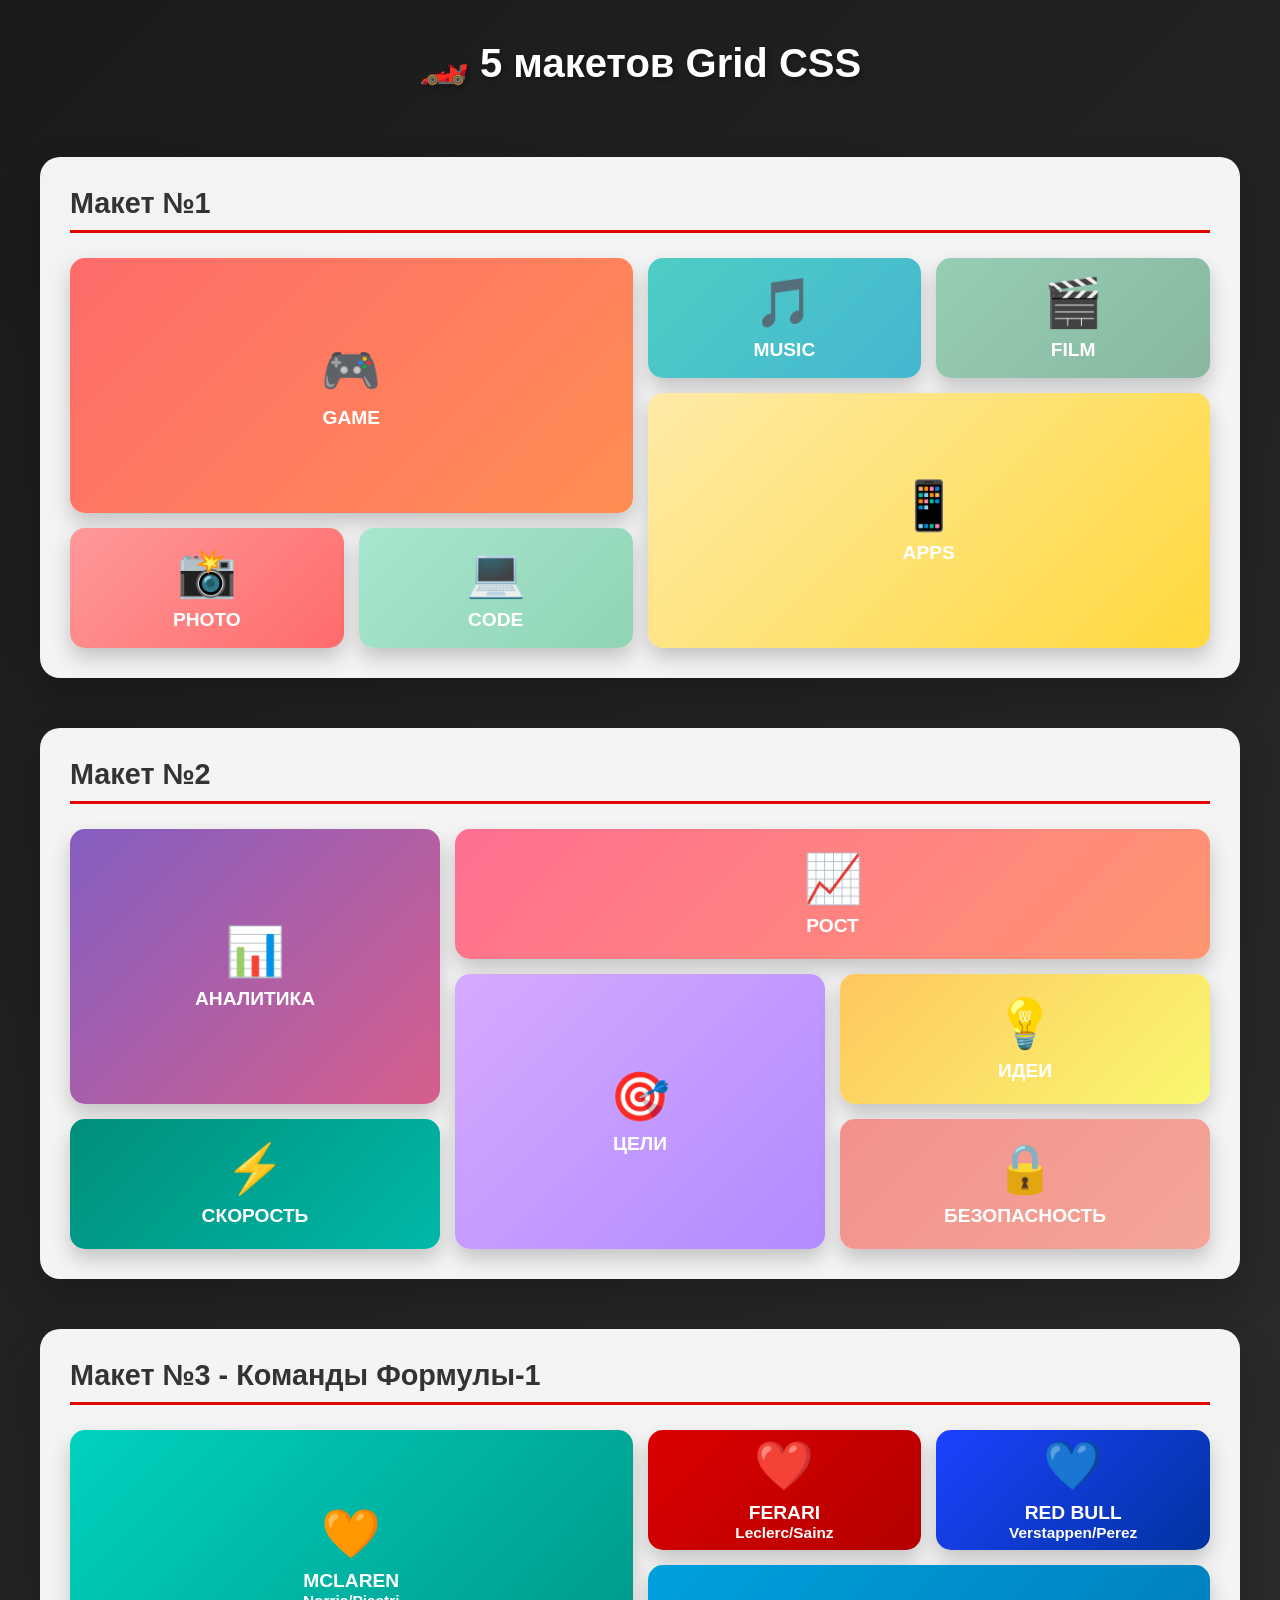
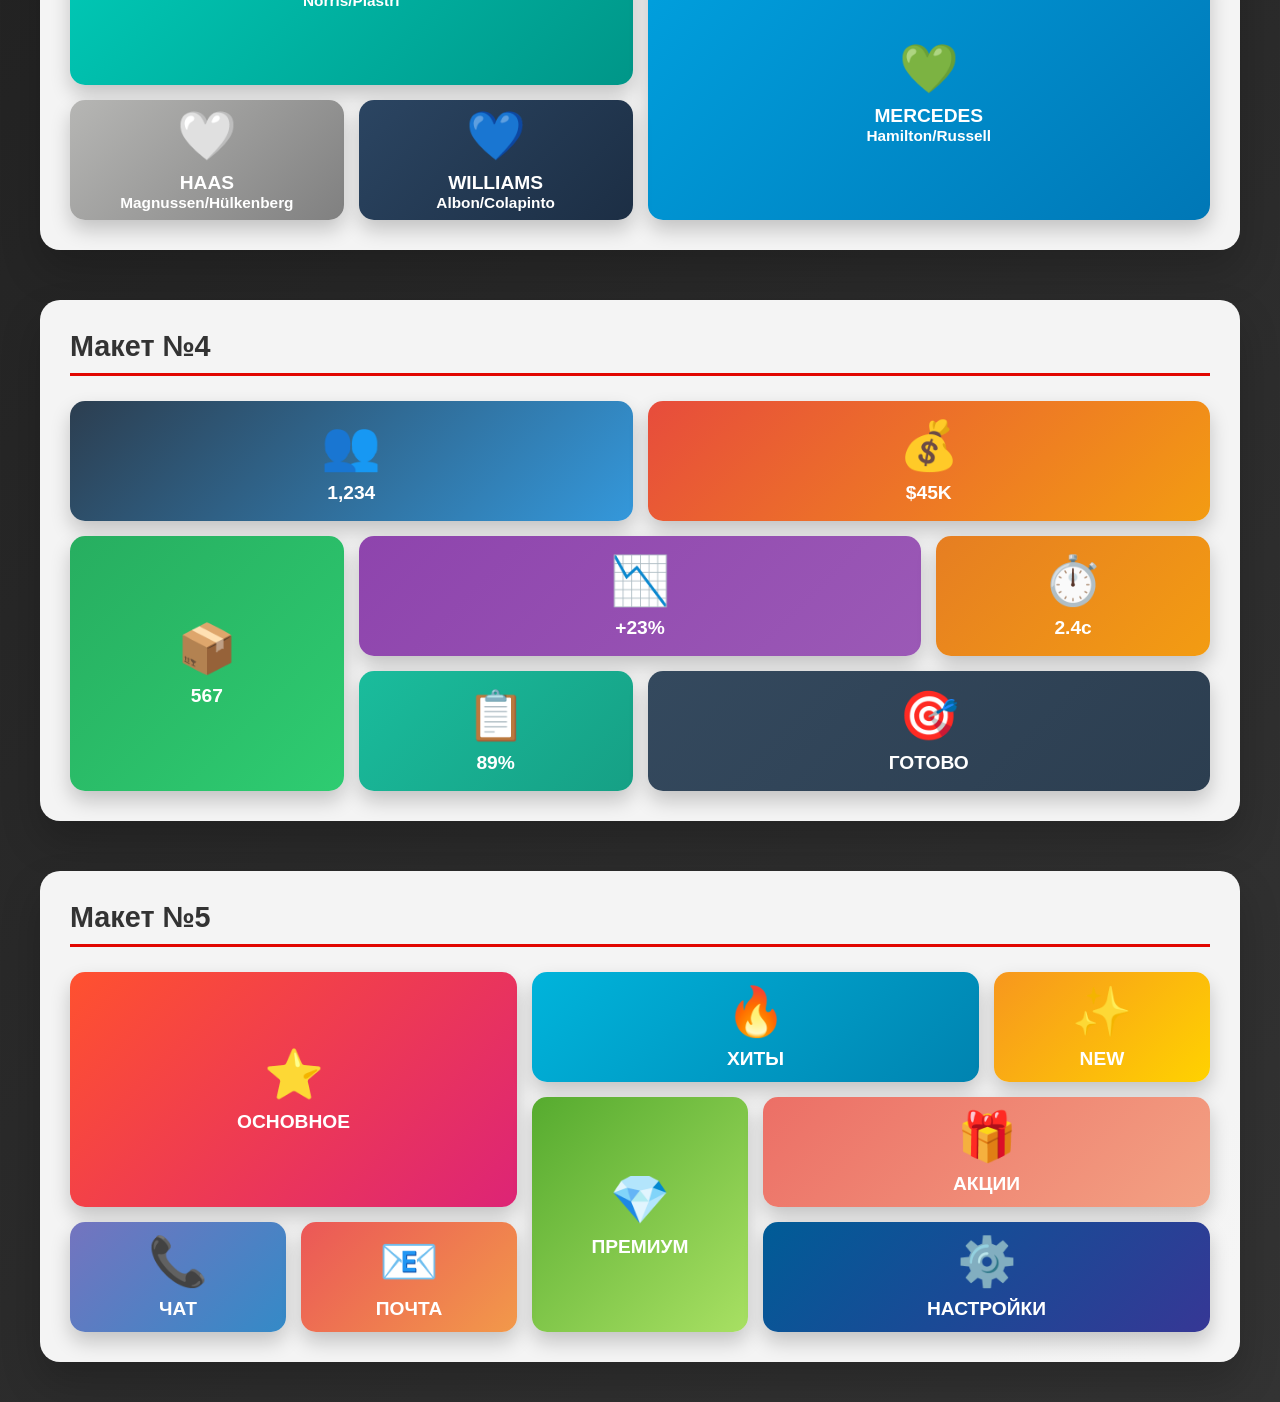
<file: grid 2/index.html>
<!DOCTYPE html>
<html lang="ru">
<head>
    <meta charset="UTF-8">
    <meta name="viewport" content="width=device-width, initial-scale=1.0">
    <title>Grid CSS - 5 макетов</title>
    <style>
        * {
            margin: 0;
            padding: 0;
            box-sizing: border-box;
        }

        body {
            font-family: 'Segoe UI', Arial, sans-serif;
            background: linear-gradient(135deg, #1a1a1a 0%, #333333 100%);
            padding: 40px 20px;
            min-height: 100vh;
        }

        .container {
            max-width: 1200px;
            margin: 0 auto;
            display: flex;
            flex-direction: column;
            gap: 50px;
        }

        h1 {
            text-align: center;
            color: white;
            font-size: 2.5em;
            text-shadow: 2px 2px 4px rgba(0,0,0,0.3);
            margin-bottom: 20px;
        }

        .layout {
            background: rgba(255, 255, 255, 0.95);
            border-radius: 20px;
            padding: 30px;
            box-shadow: 0 20px 40px rgba(0,0,0,0.2);
        }

        .layout h2 {
            margin-bottom: 25px;
            color: #333;
            font-size: 1.8em;
            border-bottom: 3px solid #e10600;
            padding-bottom: 10px;
        }

        .grid {
            display: grid;
            gap: 15px;
        }

        .item {
            color: white;
            padding: 20px;
            border-radius: 15px;
            text-align: center;
            font-size: 1.2em;
            font-weight: bold;
            display: flex;
            flex-direction: column;
            align-items: center;
            justify-content: center;
            transition: transform 0.3s ease;
            box-shadow: 0 10px 20px rgba(0,0,0,0.2);
            min-height: 100px;
        }

        .item:hover {
            transform: translateY(-5px);
        }

        .emoji {
            font-size: 2.5em;
            margin-bottom: 8px;
        }

        /* МАКЕТ 1 - как на скриншоте */
        .layout-1 .grid {
            grid-template-columns: repeat(4, 1fr);
            grid-auto-rows: 120px;
        }

        .layout-1 .item-1 {
            grid-column: 1 / 3;
            grid-row: 1 / 3;
            background: linear-gradient(135deg, #FF6B6B 0%, #FF8E53 100%);
        }

        .layout-1 .item-2 {
            grid-column: 3 / 4;
            grid-row: 1 / 2;
            background: linear-gradient(135deg, #4ECDC4 0%, #45B7D1 100%);
        }

        .layout-1 .item-3 {
            grid-column: 4 / 5;
            grid-row: 1 / 2;
            background: linear-gradient(135deg, #96CEB4 0%, #88B7A0 100%);
        }

        .layout-1 .item-4 {
            grid-column: 3 / 5;
            grid-row: 2 / 4;
            background: linear-gradient(135deg, #FFEAA7 0%, #FFD93D 100%);
        }

        .layout-1 .item-5 {
            grid-column: 1 / 2;
            grid-row: 3 / 4;
            background: linear-gradient(135deg, #FF9999 0%, #FF6B6B 100%);
        }

        .layout-1 .item-6 {
            grid-column: 2 / 3;
            grid-row: 3 / 4;
            background: linear-gradient(135deg, #A8E6CF 0%, #90D4B4 100%);
        }

        /* МАКЕТ 2 - как на скриншоте */
        .layout-2 .grid {
            grid-template-columns: repeat(3, 1fr);
            grid-auto-rows: 130px;
        }

        .layout-2 .item-1 {
            grid-column: 1 / 2;
            grid-row: 1 / 3;
            background: linear-gradient(135deg, #845EC2 0%, #D65F8C 100%);
        }

        .layout-2 .item-2 {
            grid-column: 2 / 4;
            grid-row: 1 / 2;
            background: linear-gradient(135deg, #FF6F91 0%, #FF9671 100%);
        }

        .layout-2 .item-3 {
            grid-column: 2 / 3;
            grid-row: 2 / 4;
            background: linear-gradient(135deg, #D5AAFF 0%, #B28BFF 100%);
        }

        .layout-2 .item-4 {
            grid-column: 3 / 4;
            grid-row: 2 / 3;
            background: linear-gradient(135deg, #FFC75F 0%, #F9F871 100%);
        }

        .layout-2 .item-5 {
            grid-column: 1 / 2;
            grid-row: 3 / 4;
            background: linear-gradient(135deg, #008F7A 0%, #00B8A9 100%);
        }

        .layout-2 .item-6 {
            grid-column: 3 / 4;
            grid-row: 3 / 4;
            background: linear-gradient(135deg, #F2918C 0%, #F4A698 100%);
        }

        /* МАКЕТ 3 - как на скриншоте (Команды Ф1) */
        .layout-3 .grid {
            grid-template-columns: repeat(4, 1fr);
            grid-auto-rows: 120px;
        }

        .layout-3 .item-1 {
            grid-column: 1 / 3;
            grid-row: 1 / 3;
            background: linear-gradient(135deg, #00D2BE 0%, #009688 100%);
        }

        .layout-3 .item-2 {
            grid-column: 3 / 4;
            grid-row: 1 / 2;
            background: linear-gradient(135deg, #DC0000 0%, #B30000 100%);
        }

        .layout-3 .item-3 {
            grid-column: 4 / 5;
            grid-row: 1 / 2;
            background: linear-gradient(135deg, #1E41FF 0%, #0033A0 100%);
        }

        .layout-3 .item-4 {
            grid-column: 3 / 5;
            grid-row: 2 / 4;
            background: linear-gradient(135deg, #00A0DE 0%, #0077B6 100%);
        }

        .layout-3 .item-5 {
            grid-column: 1 / 2;
            grid-row: 3 / 4;
            background: linear-gradient(135deg, #B6B6B4 0%, #808080 100%);
        }

        .layout-3 .item-6 {
            grid-column: 2 / 3;
            grid-row: 3 / 4;
            background: linear-gradient(135deg, #2B4562 0%, #1C2E44 100%);
        }

        /* МАКЕТ 4 - как на скриншоте */
        .layout-4 .grid {
            grid-template-columns: repeat(4, 1fr);
            grid-auto-rows: 120px;
        }

        .layout-4 .item-1 {
            grid-column: 1 / 3;
            grid-row: 1 / 2;
            background: linear-gradient(135deg, #2C3E50 0%, #3498DB 100%);
        }

        .layout-4 .item-2 {
            grid-column: 3 / 5;
            grid-row: 1 / 2;
            background: linear-gradient(135deg, #E74C3C 0%, #F39C12 100%);
        }

        .layout-4 .item-3 {
            grid-column: 1 / 2;
            grid-row: 2 / 4;
            background: linear-gradient(135deg, #27AE60 0%, #2ECC71 100%);
        }

        .layout-4 .item-4 {
            grid-column: 2 / 4;
            grid-row: 2 / 3;
            background: linear-gradient(135deg, #8E44AD 0%, #9B59B6 100%);
        }

        .layout-4 .item-5 {
            grid-column: 4 / 5;
            grid-row: 2 / 3;
            background: linear-gradient(135deg, #E67E22 0%, #F39C12 100%);
        }

        .layout-4 .item-6 {
            grid-column: 2 / 3;
            grid-row: 3 / 4;
            background: linear-gradient(135deg, #1ABC9C 0%, #16A085 100%);
        }

        .layout-4 .item-7 {
            grid-column: 3 / 5;
            grid-row: 3 / 4;
            background: linear-gradient(135deg, #34495E 0%, #2C3E50 100%);
        }

        /* МАКЕТ 5 - как на скриншоте */
        .layout-5 .grid {
            grid-template-columns: repeat(5, 1fr);
            grid-auto-rows: 110px;
        }

        .layout-5 .item-1 {
            grid-column: 1 / 3;
            grid-row: 1 / 3;
            background: linear-gradient(135deg, #FF512F 0%, #DD2476 100%);
        }

        .layout-5 .item-2 {
            grid-column: 3 / 5;
            grid-row: 1 / 2;
            background: linear-gradient(135deg, #00B4DB 0%, #0083B0 100%);
        }

        .layout-5 .item-3 {
            grid-column: 5 / 6;
            grid-row: 1 / 2;
            background: linear-gradient(135deg, #F7971E 0%, #FFD200 100%);
        }

        .layout-5 .item-4 {
            grid-column: 3 / 4;
            grid-row: 2 / 4;
            background: linear-gradient(135deg, #56AB2F 0%, #A8E063 100%);
        }

        .layout-5 .item-5 {
            grid-column: 4 / 6;
            grid-row: 2 / 3;
            background: linear-gradient(135deg, #EC6F66 0%, #F3A183 100%);
        }

        .layout-5 .item-6 {
            grid-column: 1 / 2;
            grid-row: 3 / 4;
            background: linear-gradient(135deg, #7474BF 0%, #348AC7 100%);
        }

        .layout-5 .item-7 {
            grid-column: 2 / 3;
            grid-row: 3 / 4;
            background: linear-gradient(135deg, #EB5757 0%, #F2994A 100%);
        }

        .layout-5 .item-8 {
            grid-column: 4 / 6;
            grid-row: 3 / 4;
            background: linear-gradient(135deg, #005C97 0%, #363795 100%);
        }

        @media (max-width: 768px) {
            .grid {
                gap: 10px;
            }
            
            .item {
                padding: 15px;
                font-size: 1em;
            }
            
            .emoji {
                font-size: 2em;
            }
        }
    </style>
</head>
<body>
    <div class="container">
        <h1>🏎️ 5 макетов Grid CSS</h1>

        <!-- Макет 1 -->
        <section class="layout layout-1">
            <h2>Макет №1</h2>
            <div class="grid">
                <div class="item item-1">
                    <span class="emoji">🎮</span>
                    <span>GAME</span>
                </div>
                <div class="item item-2">
                    <span class="emoji">🎵</span>
                    <span>MUSIC</span>
                </div>
                <div class="item item-3">
                    <span class="emoji">🎬</span>
                    <span>FILM</span>
                </div>
                <div class="item item-4">
                    <span class="emoji">📱</span>
                    <span>APPS</span>
                </div>
                <div class="item item-5">
                    <span class="emoji">📸</span>
                    <span>PHOTO</span>
                </div>
                <div class="item item-6">
                    <span class="emoji">💻</span>
                    <span>CODE</span>
                </div>
            </div>
        </section>

        <!-- Макет 2 -->
        <section class="layout layout-2">
            <h2>Макет №2</h2>
            <div class="grid">
                <div class="item item-1">
                    <span class="emoji">📊</span>
                    <span>АНАЛИТИКА</span>
                </div>
                <div class="item item-2">
                    <span class="emoji">📈</span>
                    <span>РОСТ</span>
                </div>
                <div class="item item-3">
                    <span class="emoji">🎯</span>
                    <span>ЦЕЛИ</span>
                </div>
                <div class="item item-4">
                    <span class="emoji">💡</span>
                    <span>ИДЕИ</span>
                </div>
                <div class="item item-5">
                    <span class="emoji">⚡</span>
                    <span>СКОРОСТЬ</span>
                </div>
                <div class="item item-6">
                    <span class="emoji">🔒</span>
                    <span>БЕЗОПАСНОСТЬ</span>
                </div>
            </div>
        </section>

        <!-- Макет 3 - Команды Ф1 -->
        <section class="layout layout-3">
            <h2>Макет №3 - Команды Формулы-1</h2>
            <div class="grid">
                <div class="item item-1">
                    <span class="emoji">🧡</span>
                    <span>MCLAREN</span>
                    <span style="font-size: 0.8em;">Norris/Piastri</span>
                </div>
                <div class="item item-2">
                    <span class="emoji">❤️</span>
                    <span>FERARI</span>
                    <span style="font-size: 0.8em;">Leclerc/Sainz</span>
                </div>
                <div class="item item-3">
                    <span class="emoji">💙</span>
                    <span>RED BULL</span>
                    <span style="font-size: 0.8em;">Verstappen/Perez</span>
                </div>
                <div class="item item-4">
                    <span class="emoji">💚</span>
                    <span>MERCEDES</span>
                    <span style="font-size: 0.8em;">Hamilton/Russell</span>
                </div>
                <div class="item item-5">
                    <span class="emoji">🤍</span>
                    <span>HAAS</span>
                    <span style="font-size: 0.8em;">Magnussen/Hülkenberg</span>
                </div>
                <div class="item item-6">
                    <span class="emoji">💙</span>
                    <span>WILLIAMS</span>
                    <span style="font-size: 0.8em;">Albon/Colapinto</span>
                </div>
            </div>
        </section>

        <!-- Макет 4 -->
        <section class="layout layout-4">
            <h2>Макет №4</h2>
            <div class="grid">
                <div class="item item-1">
                    <span class="emoji">👥</span>
                    <span>1,234</span>
                </div>
                <div class="item item-2">
                    <span class="emoji">💰</span>
                    <span>$45K</span>
                </div>
                <div class="item item-3">
                    <span class="emoji">📦</span>
                    <span>567</span>
                </div>
                <div class="item item-4">
                    <span class="emoji">📉</span>
                    <span>+23%</span>
                </div>
                <div class="item item-5">
                    <span class="emoji">⏱️</span>
                    <span>2.4с</span>
                </div>
                <div class="item item-6">
                    <span class="emoji">📋</span>
                    <span>89%</span>
                </div>
                <div class="item item-7">
                    <span class="emoji">🎯</span>
                    <span>ГОТОВО</span>
                </div>
            </div>
        </section>

        <!-- Макет 5 -->
        <section class="layout layout-5">
            <h2>Макет №5</h2>
            <div class="grid">
                <div class="item item-1">
                    <span class="emoji">⭐</span>
                    <span>ОСНОВНОЕ</span>
                </div>
                <div class="item item-2">
                    <span class="emoji">🔥</span>
                    <span>ХИТЫ</span>
                </div>
                <div class="item item-3">
                    <span class="emoji">✨</span>
                    <span>NEW</span>
                </div>
                <div class="item item-4">
                    <span class="emoji">💎</span>
                    <span>ПРЕМИУМ</span>
                </div>
                <div class="item item-5">
                    <span class="emoji">🎁</span>
                    <span>АКЦИИ</span>
                </div>
                <div class="item item-6">
                    <span class="emoji">📞</span>
                    <span>ЧАТ</span>
                </div>
                <div class="item item-7">
                    <span class="emoji">📧</span>
                    <span>ПОЧТА</span>
                </div>
                <div class="item item-8">
                    <span class="emoji">⚙️</span>
                    <span>НАСТРОЙКИ</span>
                </div>
            </div>
        </section>
    </div>
</body>
</html>
</file>
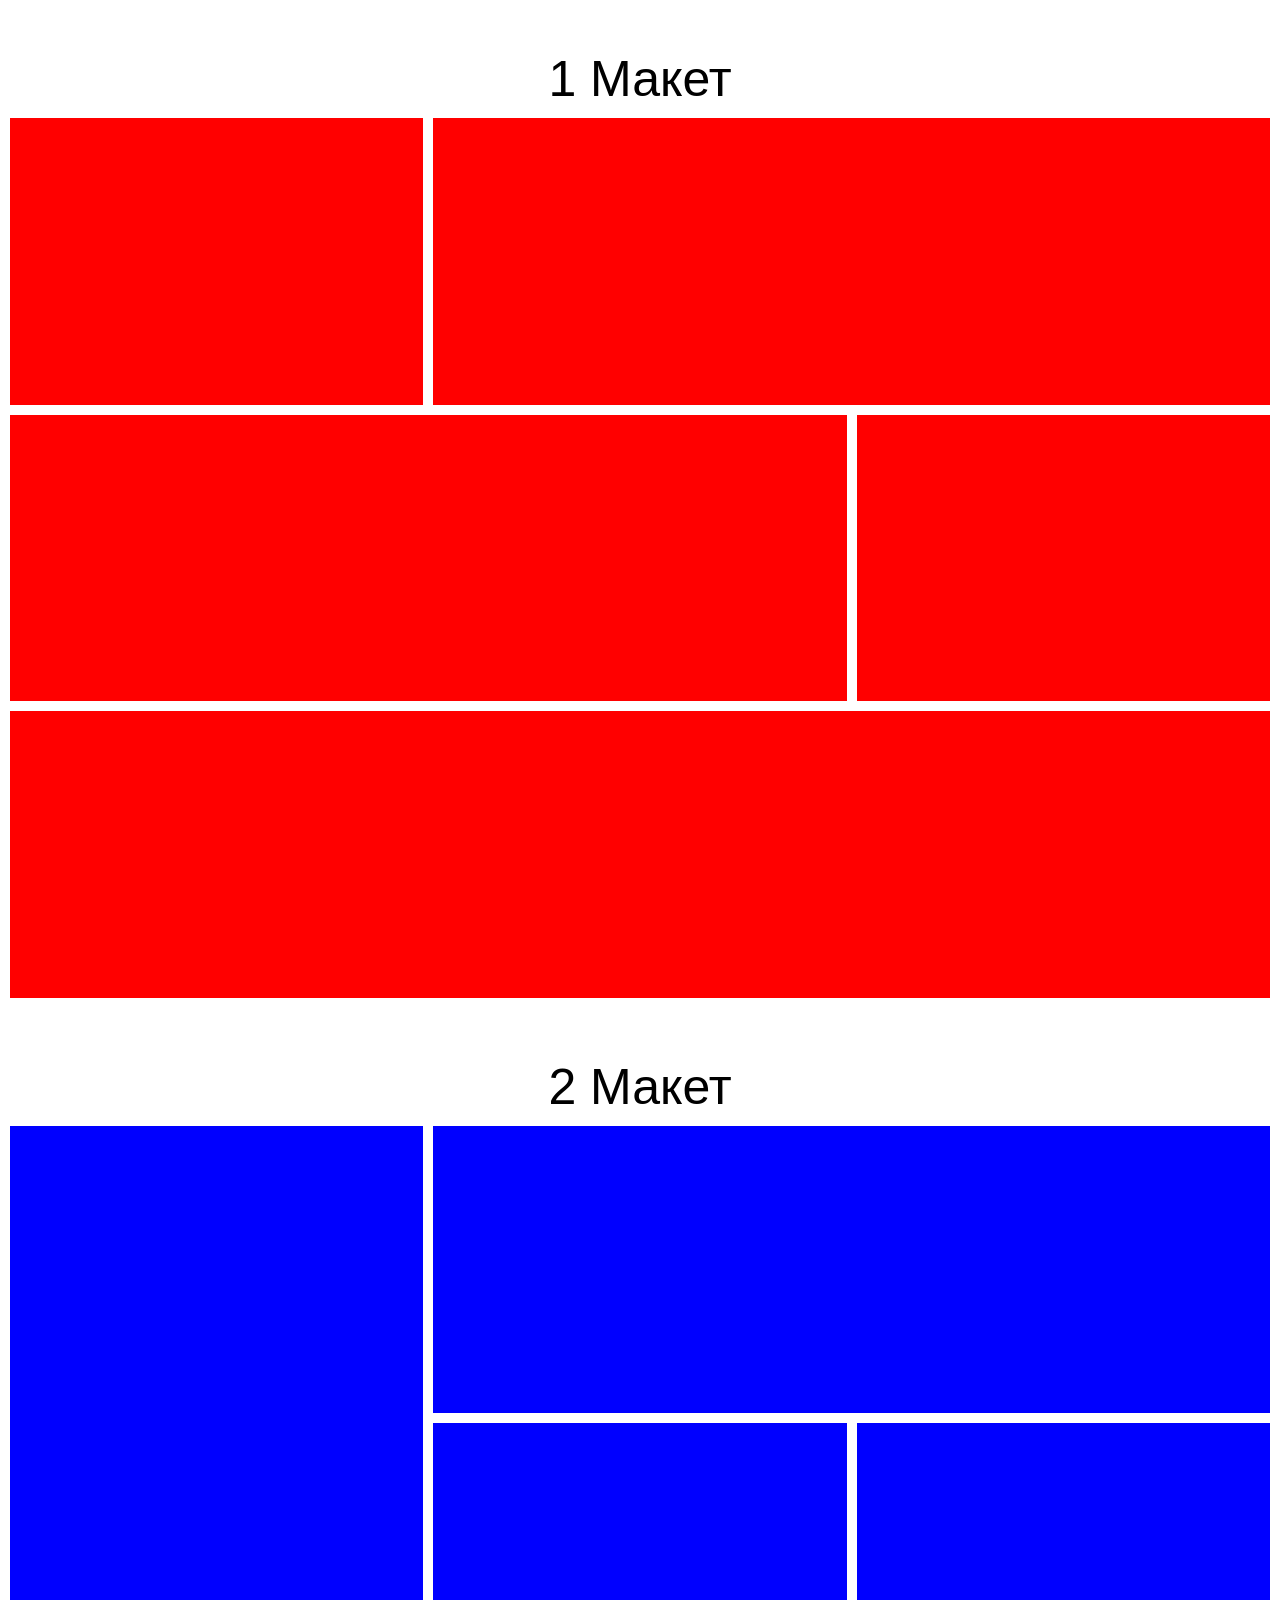
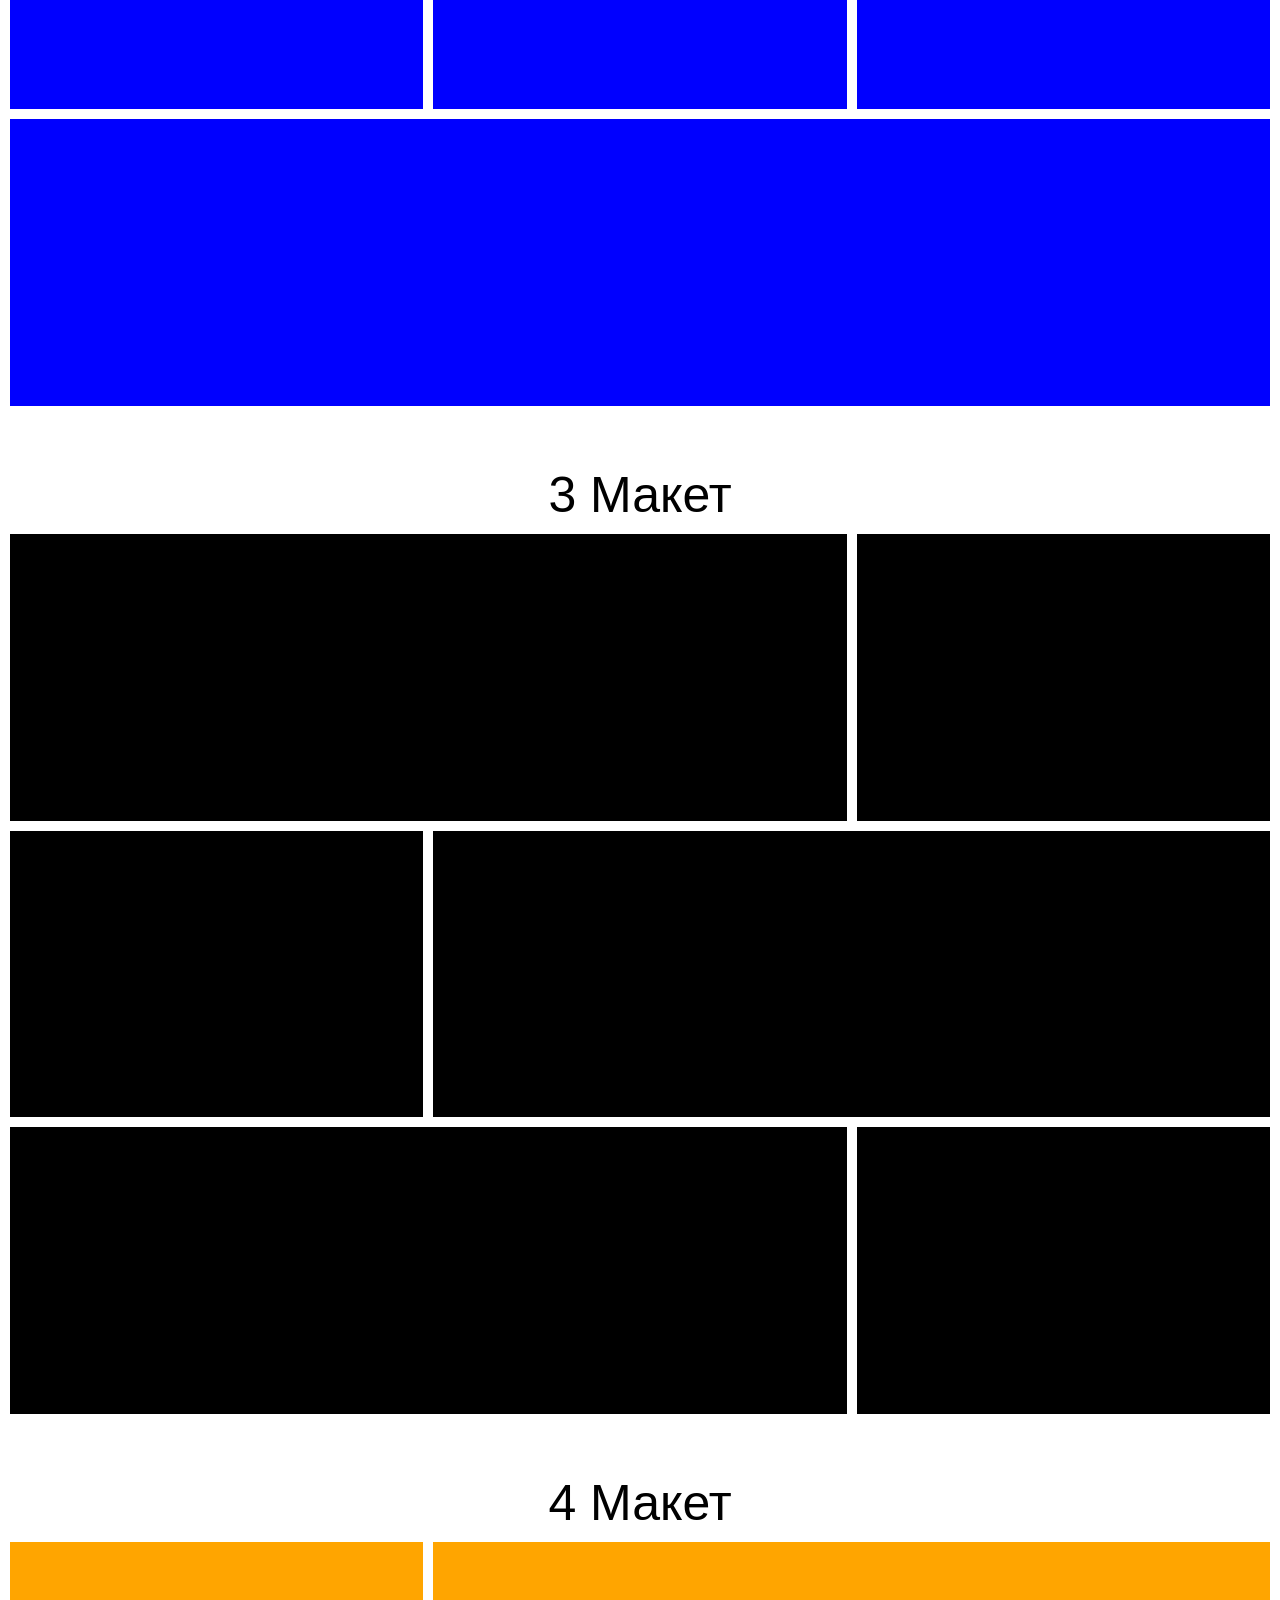
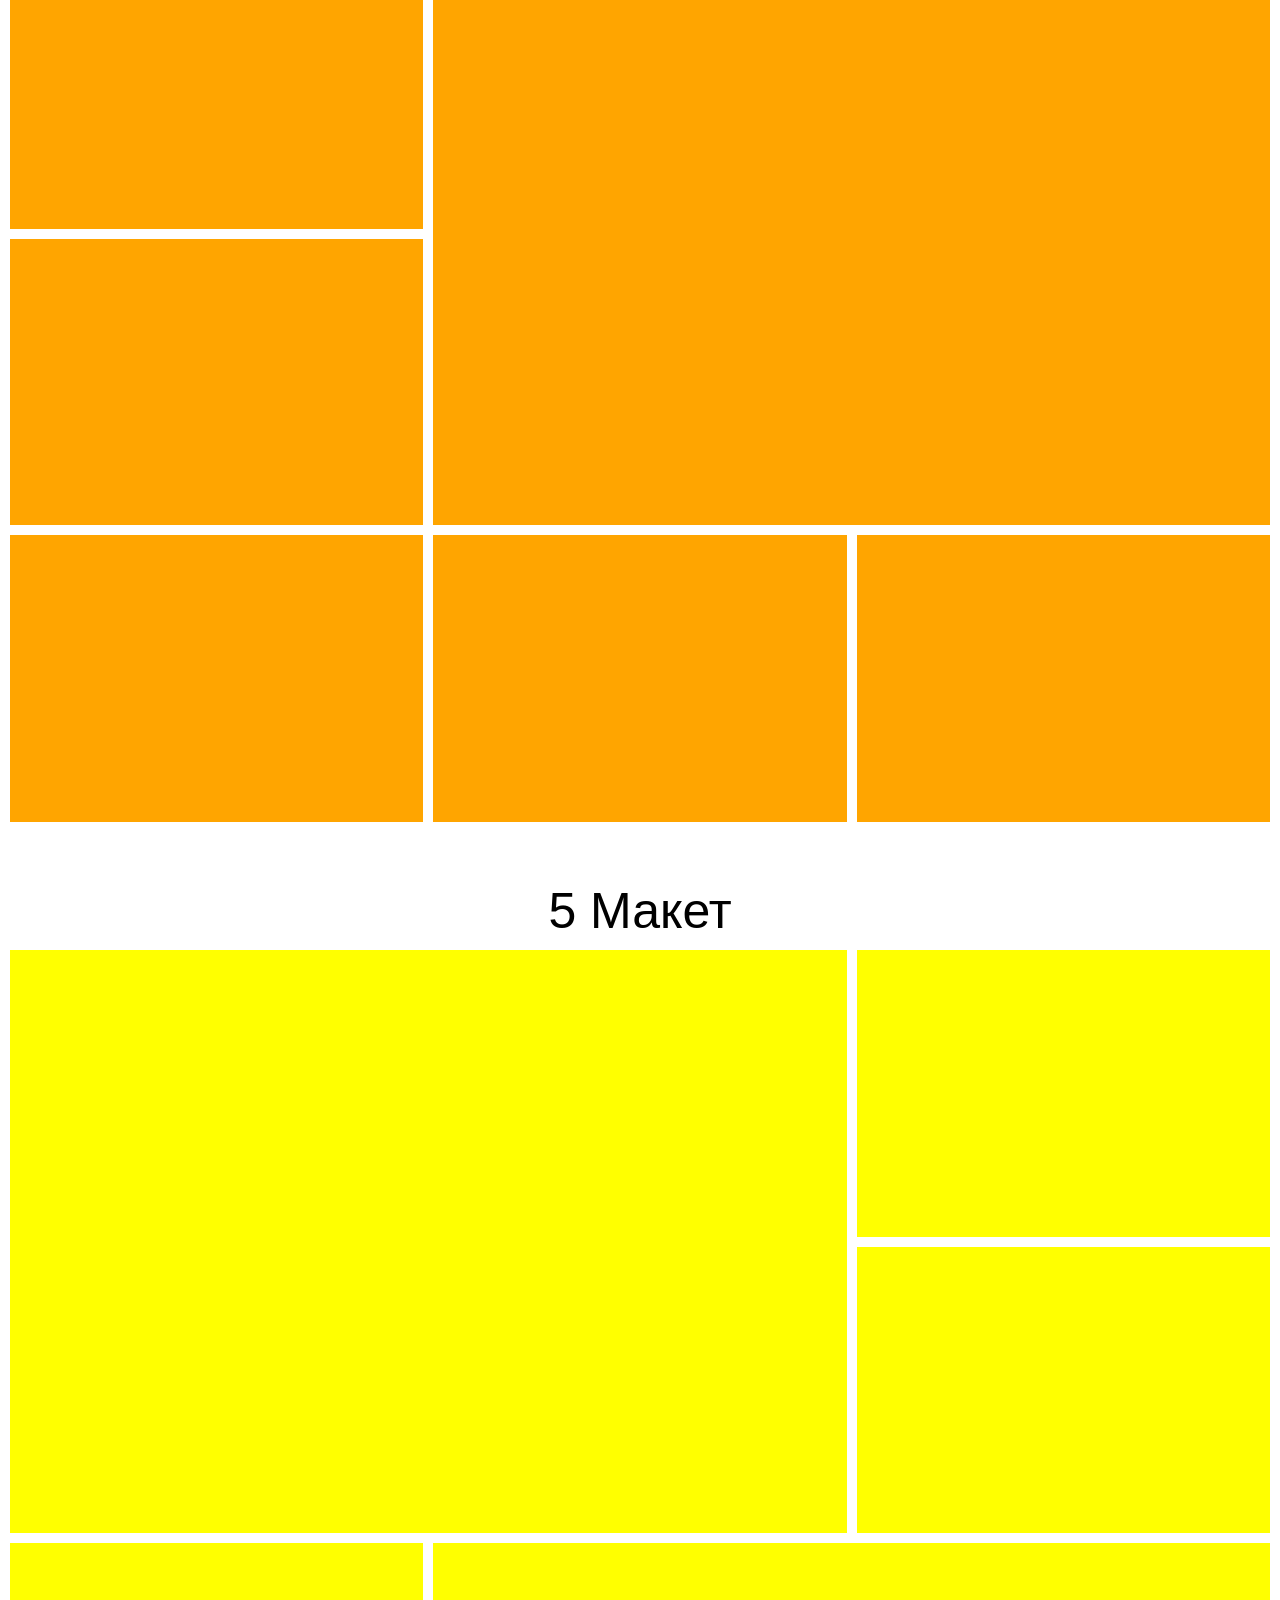
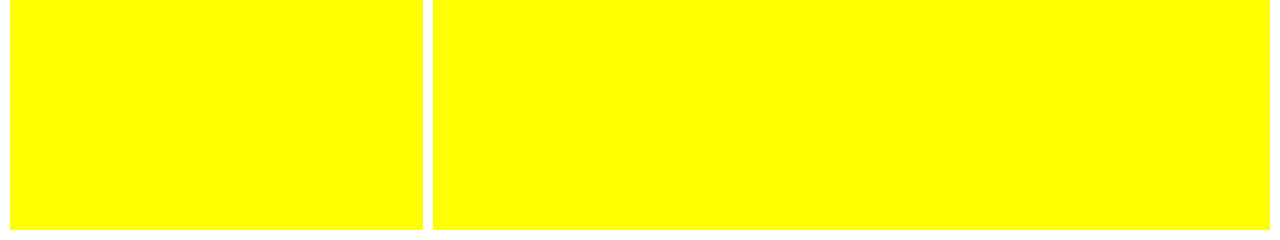
<file: GridCSS/index.html>
<!DOCTYPE html>
<html lang="en">
<head>
    <meta charset="UTF-8">
    <link rel="stylesheet" href="style.css">
    <meta name="viewport" content="width=device-width, initial-scale=1.0">
    <title>Document</title>
</head>
<body>
    <div class="container">
        <div class="section">
            <span class="text">1 Макет</span>
            <div class="parentOne">
                <div class="div1"></div>
                <div class="div2"></div>
                <div class="div3"></div>
                <div class="div4"></div>
                <div class="div5"></div>
            </div>
        </div>
        <div class="section">
            <span class="text">2 Макет</span>
            <div class="parentTwo">
                <div class="div1"></div>
                <div class="div2"></div>
                <div class="div3"></div>
                <div class="div4"></div>
                <div class="div5"></div>
            </div>
        </div>
        <div class="section">
            <span class="text">3 Макет</span>
            <div class="parentThree">
                <div class="div1"></div>
                <div class="div2"></div>
                <div class="div3"></div>
                <div class="div4"></div>
                <div class="div5"></div>
                <div class="div6"></div>
            </div>
        </div>
        <div class="section">
            <span class="text">4 Макет</span>
            <div class="parentFour">
                <div class="div1"></div>
                <div class="div2"></div>
                <div class="div3"></div>
                <div class="div4"></div>
                <div class="div5"></div>
                <div class="div6"></div>
            </div>
        </div>
        <div class="section">
            <span class="text">5 Макет</span>
            <div class="parentFive">
                <div class="div1"></div>
                <div class="div2"></div>
                <div class="div3"></div>
                <div class="div4"></div>
                <div class="div5"></div>
            </div>
        </div>
    </div>
</body>
</html>
</file>
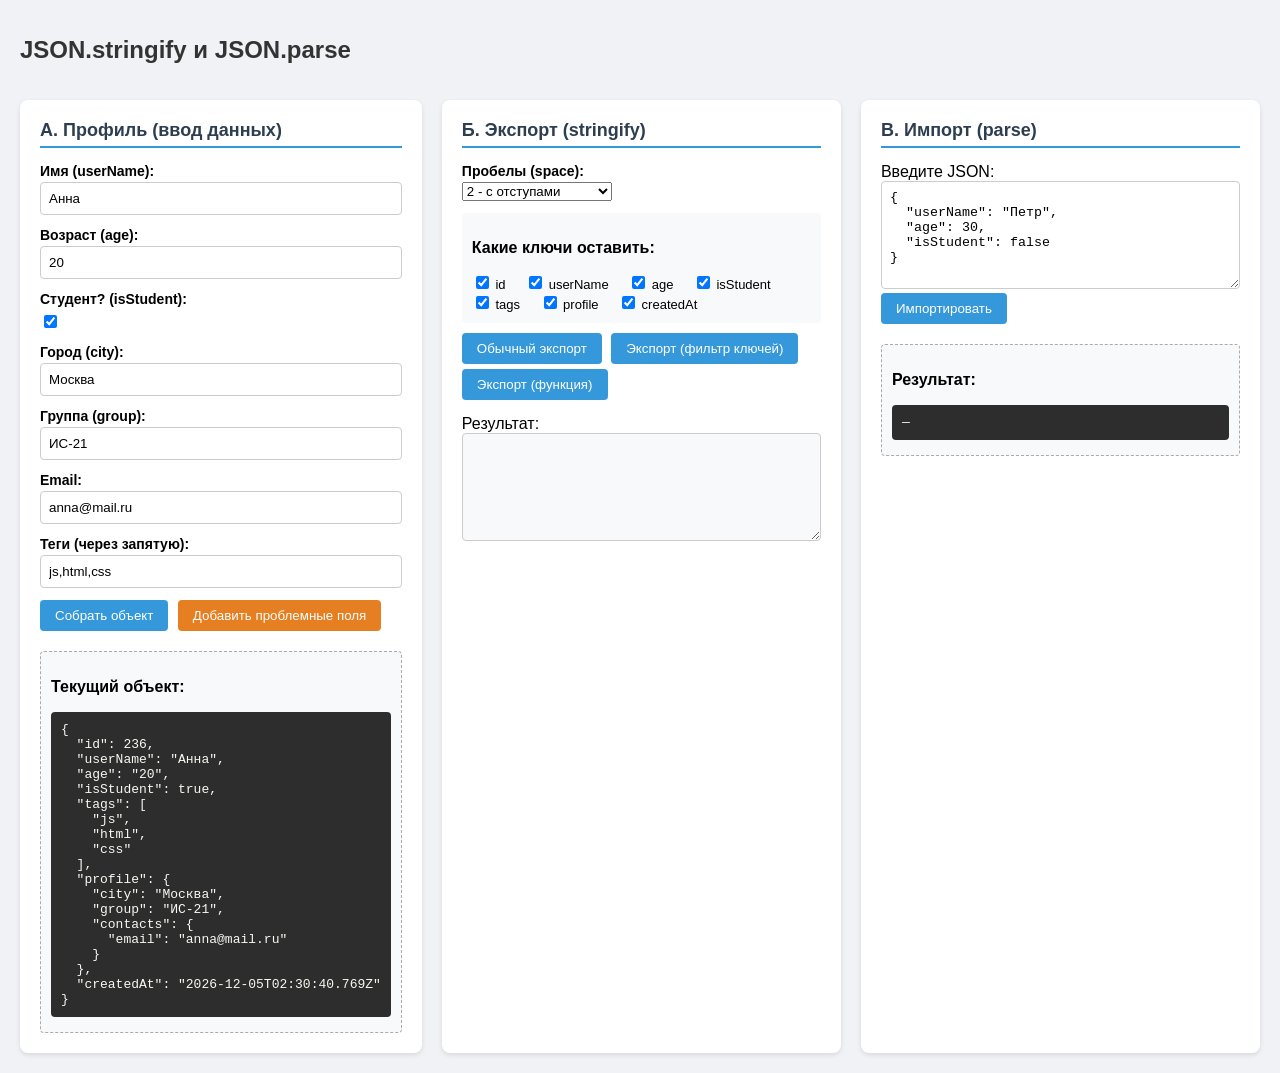
<file: json/index.html>
<!DOCTYPE html>
<html lang="ru">
<head>
    <meta charset="UTF-8">
    <title>JSON пример</title>
    <link rel="stylesheet" href="style.css">
</head>
<body>
    <div class="page">
        <h1>JSON.stringify и JSON.parse</h1>
        
        <!-- Зона А: Профиль -->
        <div class="block">
            <h2>А. Профиль (ввод данных)</h2>
            
            <div class="field">
                <label>Имя (userName):</label>
                <input type="text" id="userName" value="Анна">
            </div>
            
            <div class="field">
                <label>Возраст (age):</label>
                <input type="text" id="age" value="20">
            </div>
            
            <div class="field">
                <label>Студент? (isStudent):</label>
                <input type="checkbox" id="isStudent" checked>
            </div>
            
            <div class="field">
                <label>Город (city):</label>
                <input type="text" id="city" value="Москва">
            </div>
            
            <div class="field">
                <label>Группа (group):</label>
                <input type="text" id="group" value="ИС-21">
            </div>
            
            <div class="field">
                <label>Email:</label>
                <input type="text" id="email" value="anna@mail.ru">
            </div>
            
            <div class="field">
                <label>Теги (через запятую):</label>
                <input type="text" id="tags" value="js,html,css">
            </div>
            
            <button id="buildBtn">Собрать объект</button>
            <button id="problemBtn">Добавить проблемные поля</button>
            
            <div class="result-box">
                <p><b>Текущий объект:</b></p>
                <pre id="objectShow">{}</pre>
            </div>
        </div>
        
        <!-- Зона B: Экспорт -->
        <div class="block">
            <h2>Б. Экспорт (stringify)</h2>
            
            <div class="field">
                <label>Пробелы (space):</label>
                <select id="spaceSelect">
                    <option value="0">0 - без пробелов</option>
                    <option value="2" selected>2 - с отступами</option>
                    <option value="4">4 - большие отступы</option>
                </select>
            </div>
            
            <div class="check-group">
                <p><b>Какие ключи оставить:</b></p>
                <label><input type="checkbox" class="keyCheck" value="id" checked> id</label>
                <label><input type="checkbox" class="keyCheck" value="userName" checked> userName</label>
                <label><input type="checkbox" class="keyCheck" value="age" checked> age</label>
                <label><input type="checkbox" class="keyCheck" value="isStudent" checked> isStudent</label>
                <label><input type="checkbox" class="keyCheck" value="tags" checked> tags</label>
                <label><input type="checkbox" class="keyCheck" value="profile" checked> profile</label>
                <label><input type="checkbox" class="keyCheck" value="createdAt" checked> createdAt</label>
            </div>
            
            <div style="margin: 10px 0;">
                <button id="exportSimple">Обычный экспорт</button>
                <button id="exportArray">Экспорт (фильтр ключей)</button>
                <button id="exportFunc">Экспорт (функция)</button>
            </div>
            
            <label>Результат:</label>
            <textarea id="jsonOut" rows="6" readonly></textarea>
        </div>
        
        <!-- Зона C: Импорт -->
        <div class="block">
            <h2>В. Импорт (parse)</h2>
            
            <label>Введите JSON:</label>
            <textarea id="jsonIn" rows="6"></textarea>
            
            <button id="importBtn">Импортировать</button>
            
            <div class="result-box">
                <p><b>Результат:</b></p>
                <pre id="importShow">—</pre>
            </div>
            
            <div class="error" id="errorBox" style="display: none;">
                <p>Ошибка: <span id="errorMsg"></span></p>
            </div>
        </div>
    </div>
    
    <script src="script.js"></script>
</body>
</html>
</file>
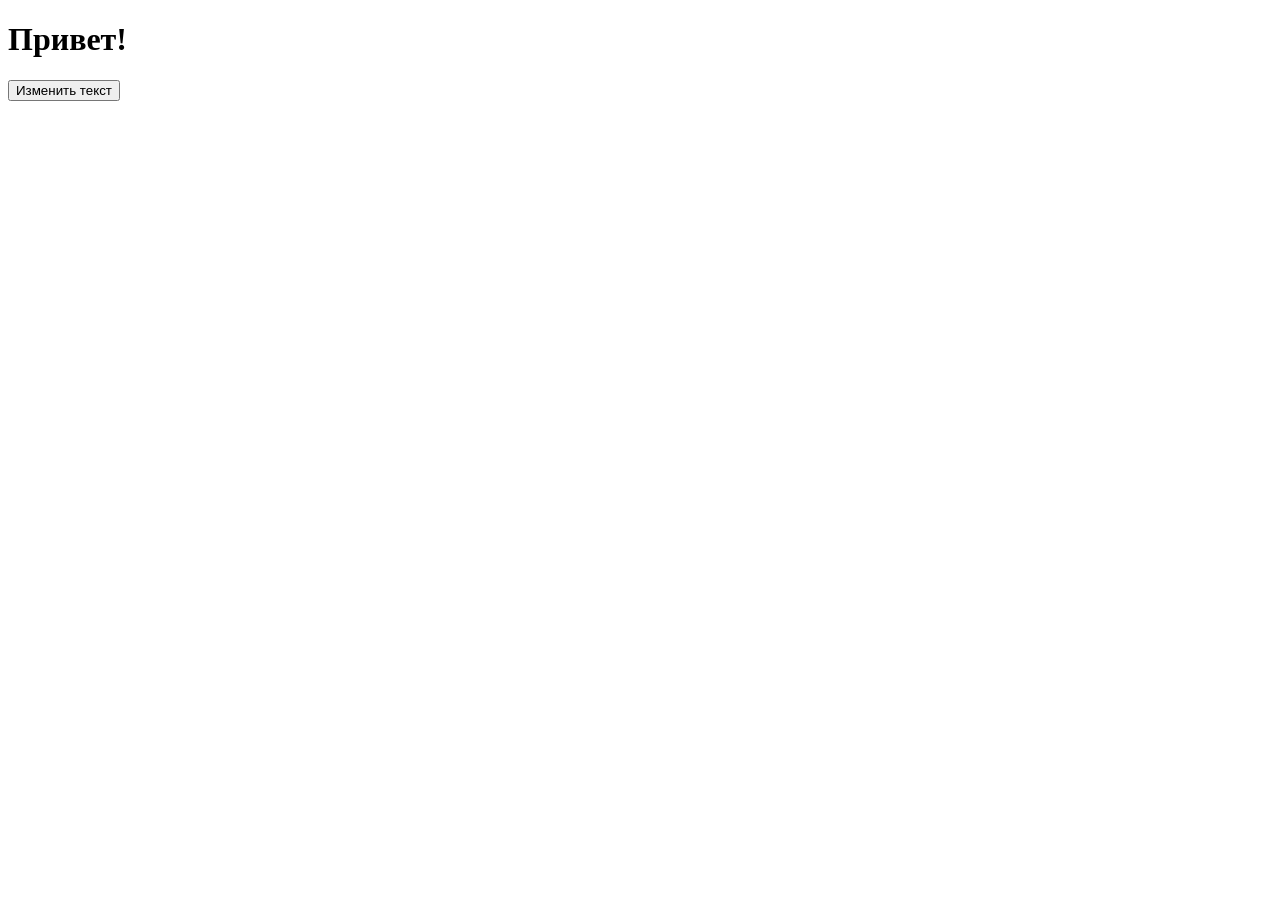
<file: pt2/html.html>
<!DOCTYPE html>
<html lang="ru">
<head>
    <meta charset="UTF-8">
    <meta name="viewport" content="width=device-width, initial-scale=1.0">
    <title>Document</title>
</head>
<body>
    <h1 id="title">Привет!</h1>
    <button onclick="changeText()">Изменить текст</button>

    <script>
        function changeText() {
            const titleElement = document.getElementById('title');
            titleElement.textContent = 'Добро пожаловать!';
        }
    </script>
</body>
</html>
</file>
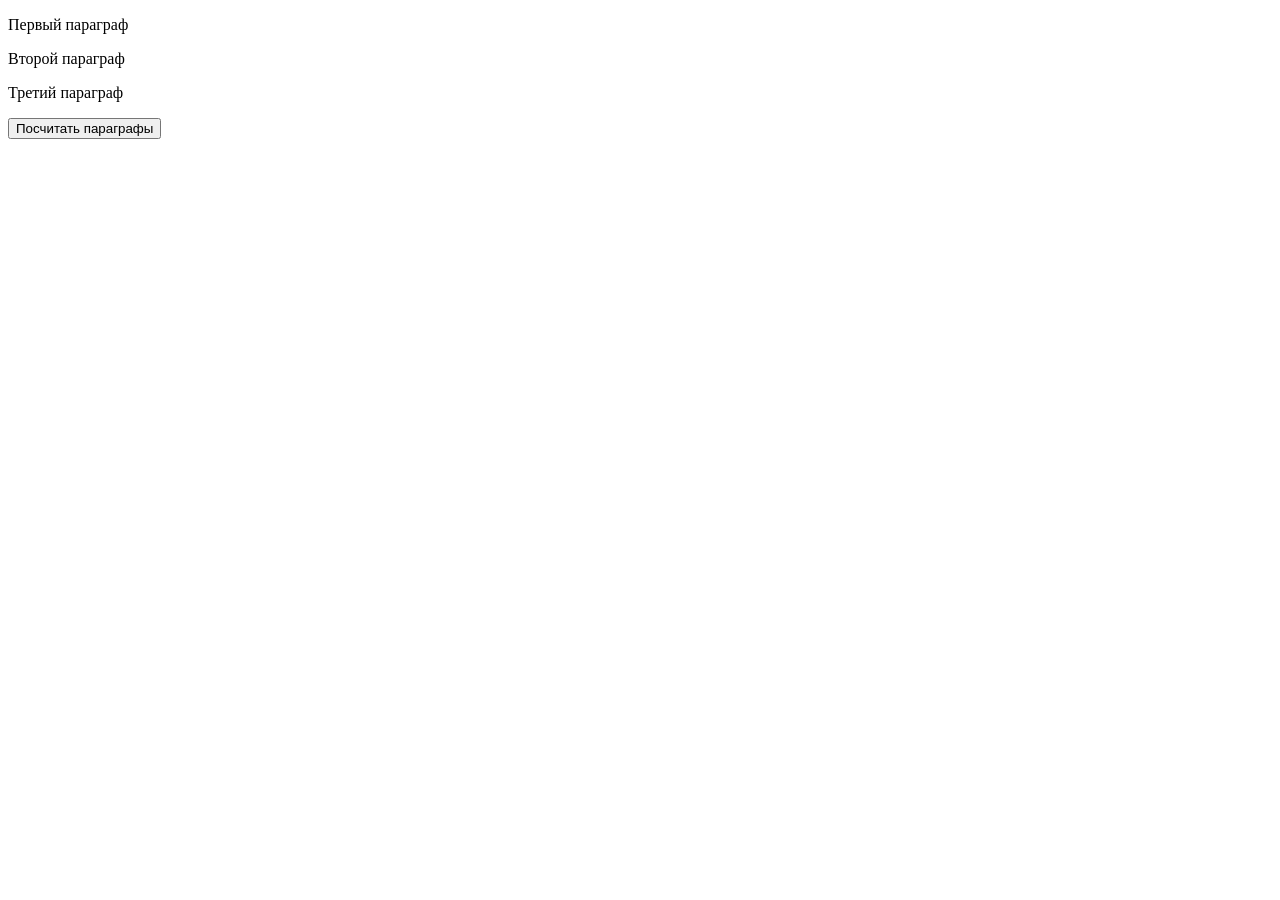
<file: pt2/second.html>
<!DOCTYPE html>
<html lang="ru">
<head>
    <meta charset="UTF-8">
    <meta name="viewport" content="width=device-width, initial-scale=1.0">
    <title>Document</title>
</head>
<body>
    <p>Первый параграф</p>
    <p>Второй параграф</p>
    <p>Третий параграф</p>
    
    <button onclick="countParagraphs()">Посчитать параграфы</button>

    <script>
        function countParagraphs() {
            // Получаем все элементы <p>
            const paragraphs = document.getElementsByTagName('p');
            
            // Выводим количество в alert
            alert(`На странице ${paragraphs.length} параграфов`);
        }
    </script>
</body>
</html>
</file>
<file: GridCSS/style.css>
* {
    margin: 0;
    padding: 0;
    box-sizing: border-box;
    font-family: "Helvetica", Arial, sans-serif;
    font-size: 50px;
}

.parentOne {
    display: grid;
    grid-template-columns: repeat(3, 1fr);
    grid-template-rows: repeat(3, 1fr);
    grid-column-gap: 10px;
    grid-row-gap: 10px;
    height: 100vh;
    width: 100%;
    padding: 10px;
    box-sizing: border-box;
}

.parentOne > .div1 { 
    grid-area: 1 / 1 / 2 / 2; 
    background-color: rgb(255, 0, 0);
    min-height: 50px;
}

.parentOne > .div2 { 
    grid-area: 1 / 2 / 2 / 4; 
    background-color: rgb(255, 0, 0);
    min-height: 50px;
}

.parentOne > .div3 { 
    grid-area: 2 / 1 / 3 / 3; 
    background-color: rgb(255, 0, 0);
    min-height: 50px;
}

.parentOne > .div4 { 
    grid-area: 2 / 3 / 3 / 4; 
    background-color: rgb(255, 0, 0);
    min-height: 50px;
}

.parentOne > .div5 { 
    grid-area: 3 / 1 / 4 / 4; 
    background-color: rgb(255, 0, 0);
    min-height: 50px;
}


.parentTwo {
    display: grid;
    grid-template-columns: repeat(3, 1fr);
    grid-template-rows: repeat(3, 1fr);
    grid-column-gap: 10px;
    grid-row-gap: 10px;
    height: 100vh;
    width: 100%;
    padding: 10px;
    box-sizing: border-box;
}

.parentTwo > .div1 { 
    grid-area: 1 / 1 / 3 / 2; 
    background-color: rgb(0, 0, 255);
    min-height: 50px;
}

.parentTwo > .div2 { 
    grid-area: 2 / 2 / 3 / 3; 
    background-color: rgb(0, 0, 255);
    min-height: 50px;
}

.parentTwo > .div3 { 
    grid-area: 2 / 3 / 3 / 4; 
    background-color: rgb(0, 0, 255);
    min-height: 50px;
}

.parentTwo > .div4 { 
    grid-area: 3 / 1 / 4 / 4; 
    background-color: rgb(0, 0, 255);
    min-height: 50px;
}

.parentTwo > .div5 { 
    grid-area: 1 / 2 / 2 / 4; 
    background-color: rgb(0, 0, 255);
    min-height: 50px;
}

.parentThree {
    display: grid;
    grid-template-columns: repeat(3, 1fr);
    grid-template-rows: repeat(3, 1fr);
    grid-column-gap: 10px;
    grid-row-gap: 10px;
    height: 100vh;
    width: 100%;
    padding: 10px;
    box-sizing: border-box;
}

.parentThree > .div1 { 
    grid-area: 1 / 1 / 2 / 3; 
    background-color: rgb(0, 0, 0);
    min-height: 50px;
}

.parentThree > .div2 { 
    grid-area: 1 / 3 / 2 / 4; 
    background-color: rgb(0, 0, 0);
    min-height: 50px;
}

.parentThree > .div3 { 
    grid-area: 2 / 1 / 3 / 2; 
    background-color: rgb(0, 0, 0);
    min-height: 50px;
}

.parentThree > .div4 { 
    grid-area: 2 / 2 / 3 / 4; 
    background-color: rgb(0, 0, 0);
    min-height: 50px;
}

.parentThree > .div5 { 
    grid-area: 3 / 1 / 4 / 3; 
    background-color: rgb(0, 0, 0);
    min-height: 50px;
}

.parentThree > .div6 { 
    grid-area: 3 / 3 / 4 / 4; 
    background-color: rgb(0, 0, 0);
    min-height: 50px;
}


.parentFour {
    display: grid;
    grid-template-columns: repeat(3, 1fr);
    grid-template-rows: repeat(3, 1fr);
    grid-column-gap: 10px;
    grid-row-gap: 10px;
    height: 100vh;
    width: 100%;
    padding: 10px;
    box-sizing: border-box;
}

.parentFour > .div1 { 
    grid-area: 1 / 1 / 2 / 2; 
    background-color: rgb(255, 165, 0);
}

.parentFour > .div2 { 
    grid-area: 2 / 1 / 3 / 2; 
    background-color: rgb(255, 165, 0);
}

.parentFour > .div3 { 
    grid-area: 1 / 2 / 3 / 4; 
    background-color: rgb(255, 165, 0);
}

.parentFour > .div4 { 
    grid-area: 3 / 1 / 4 / 2; 
    background-color: rgb(255, 165, 0);
}

.parentFour > .div5 { 
    grid-area: 3 / 2 / 4 / 3; 
    background-color: rgb(255, 165, 0);
}

.parentFour > .div6 { 
    grid-area: 3 / 3 / 4 / 4; 
    background-color: rgb(255, 165, 0);
}

.parentFive {
    display: grid;
    grid-template-columns: repeat(3, 1fr);
    grid-template-rows: repeat(3, 1fr);
    grid-column-gap: 10px;
    grid-row-gap: 10px;
    height: 100vh;
    width: 100%;
    padding: 10px;
    box-sizing: border-box;
}

.parentFive > .div1 { 
    grid-area: 1 / 1 / 3 / 3; 
    background-color: rgb(255, 255, 0);
    min-height: 50px;
}

.parentFive > .div2 { 
    grid-area: 1 / 3 / 2 / 4; 
    background-color: rgb(255, 255, 0);
    min-height: 50px;
}

.parentFive > .div3 { 
    grid-area: 2 / 3 / 3 / 4; 
    background-color: rgb(255, 255, 0);
    min-height: 50px;
}

.parentFive > .div4 { 
    grid-area: 3 / 2 / 4 / 4; 
    background-color: rgb(255, 255, 0);
    min-height: 50px;
}

.parentFive > .div5 { 
    grid-area: 3 / 1 / 4 / 2; 
    background-color: rgb(255, 255, 0);
    min-height: 50px;
}

.text {
    margin-top: 50px;
    display: flex;
    justify-content: center;

}
</file>
<file: json/style.css>
* {
    box-sizing: border-box;
}

body {
    background: #f0f2f5;
    font-family: Arial, sans-serif;
    padding: 20px;
    margin: 0;
}

.page {
    max-width: 1300px;
    margin: 0 auto;
    display: flex;
    gap: 20px;
    flex-wrap: wrap;
}

.block {
    background: white;
    border-radius: 8px;
    padding: 20px;
    flex: 1 1 300px;
    box-shadow: 0 2px 5px rgba(0,0,0,0.1);
}

h1 {
    width: 100%;
    color: #333;
    font-size: 24px;
}

h2 {
    margin-top: 0;
    color: #2c3e50;
    font-size: 18px;
    border-bottom: 2px solid #3498db;
    padding-bottom: 5px;
}

.field {
    margin-bottom: 12px;
}

.field label {
    display: block;
    margin-bottom: 3px;
    font-weight: bold;
    font-size: 14px;
}

.field input[type="text"] {
    width: 100%;
    padding: 8px;
    border: 1px solid #ccc;
    border-radius: 4px;
}

.field input[type="checkbox"] {
    margin-top: 5px;
}

button {
    background: #3498db;
    color: white;
    border: none;
    padding: 8px 15px;
    border-radius: 4px;
    cursor: pointer;
    margin-right: 5px;
    margin-bottom: 5px;
}

button:hover {
    background: #2980b9;
}

#problemBtn {
    background: #e67e22;
}

#problemBtn:hover {
    background: #d35400;
}

textarea {
    width: 100%;
    padding: 8px;
    border: 1px solid #ccc;
    border-radius: 4px;
    font-family: monospace;
    resize: vertical;
}

textarea[readonly] {
    background: #f8f9fa;
}

.result-box {
    margin-top: 15px;
    background: #f8f9fa;
    padding: 10px;
    border-radius: 4px;
    border: 1px dashed #aaa;
}

pre {
    background: #2d2d2d;
    color: #f8f8f2;
    padding: 10px;
    border-radius: 4px;
    overflow-x: auto;
    font-size: 13px;
    margin: 5px 0;
}

.check-group {
    margin: 10px 0;
    padding: 10px;
    background: #f8f9fa;
    border-radius: 4px;
}

.check-group label {
    display: inline-block;
    margin-right: 15px;
    font-size: 13px;
}

.error {
    margin-top: 10px;
    padding: 10px;
    background: #f8d7da;
    border: 1px solid #f5c6cb;
    border-radius: 4px;
    color: #721c24;
}
</file>
